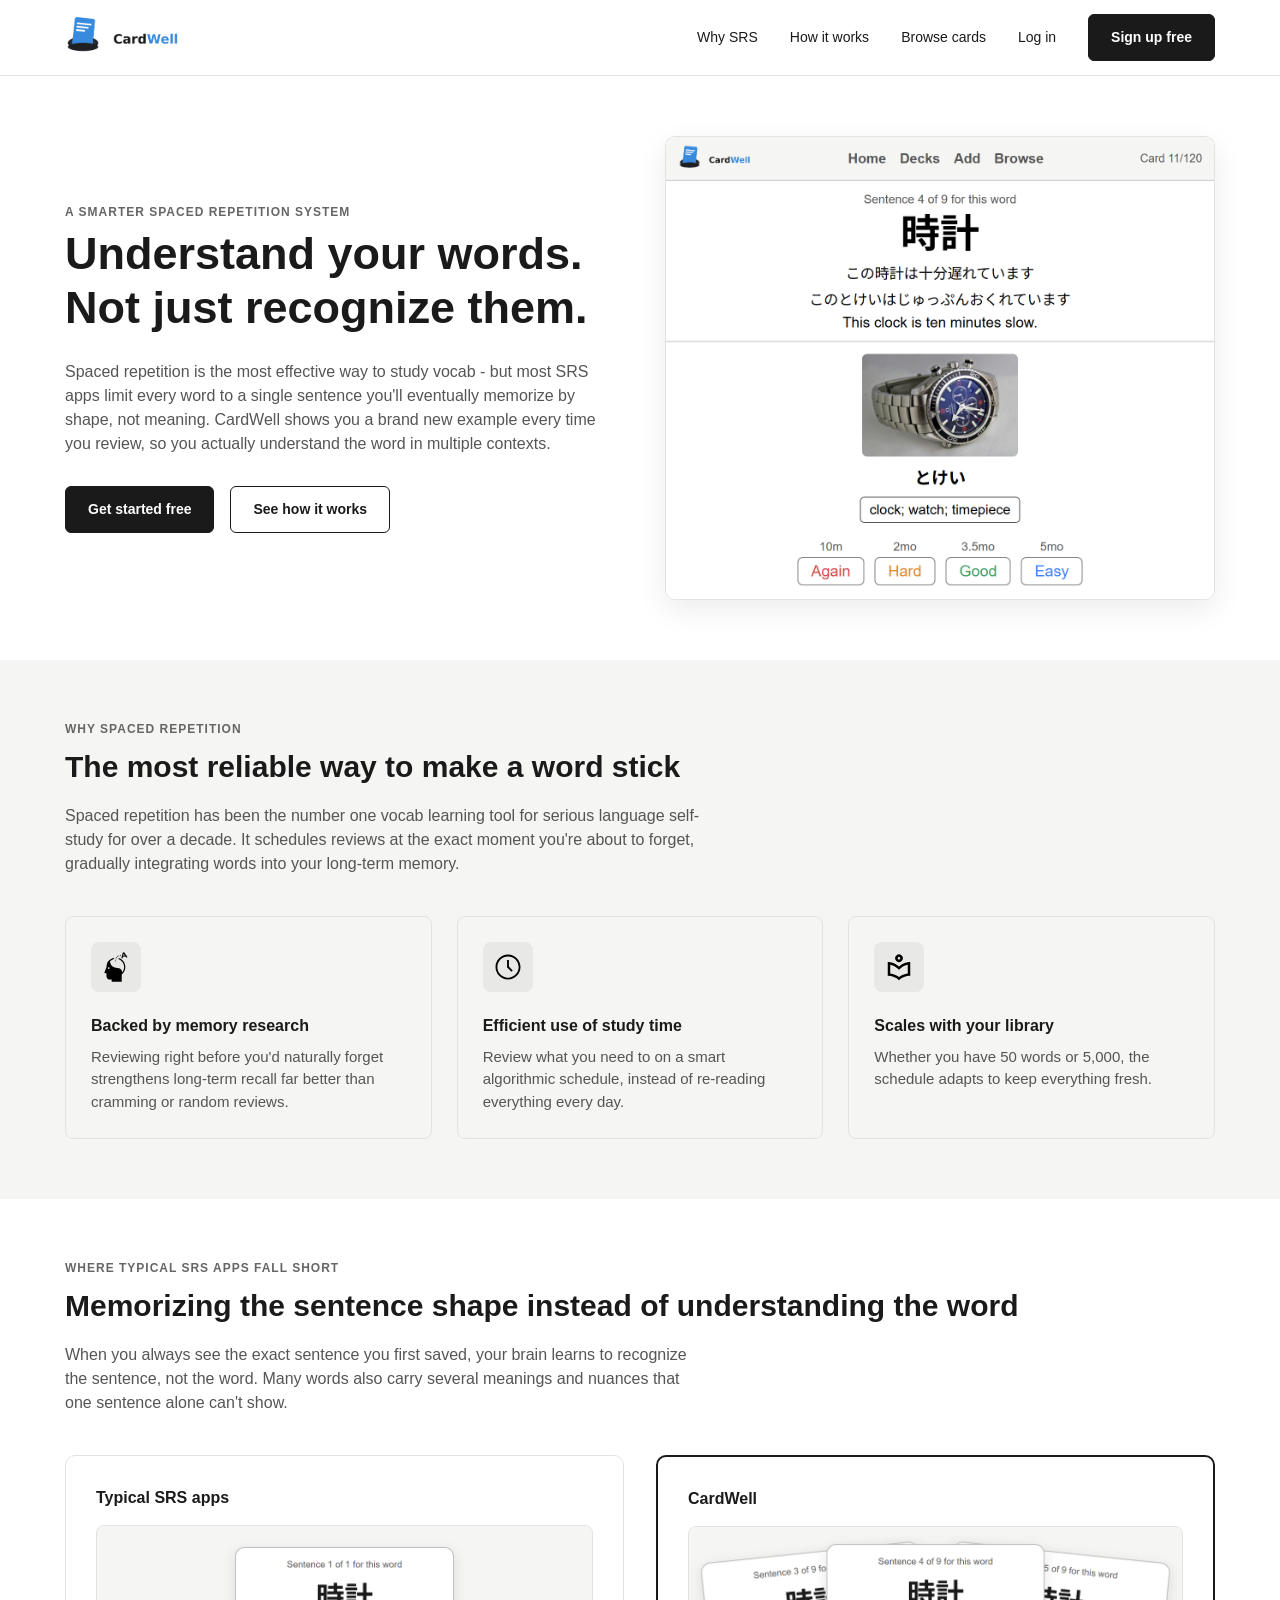
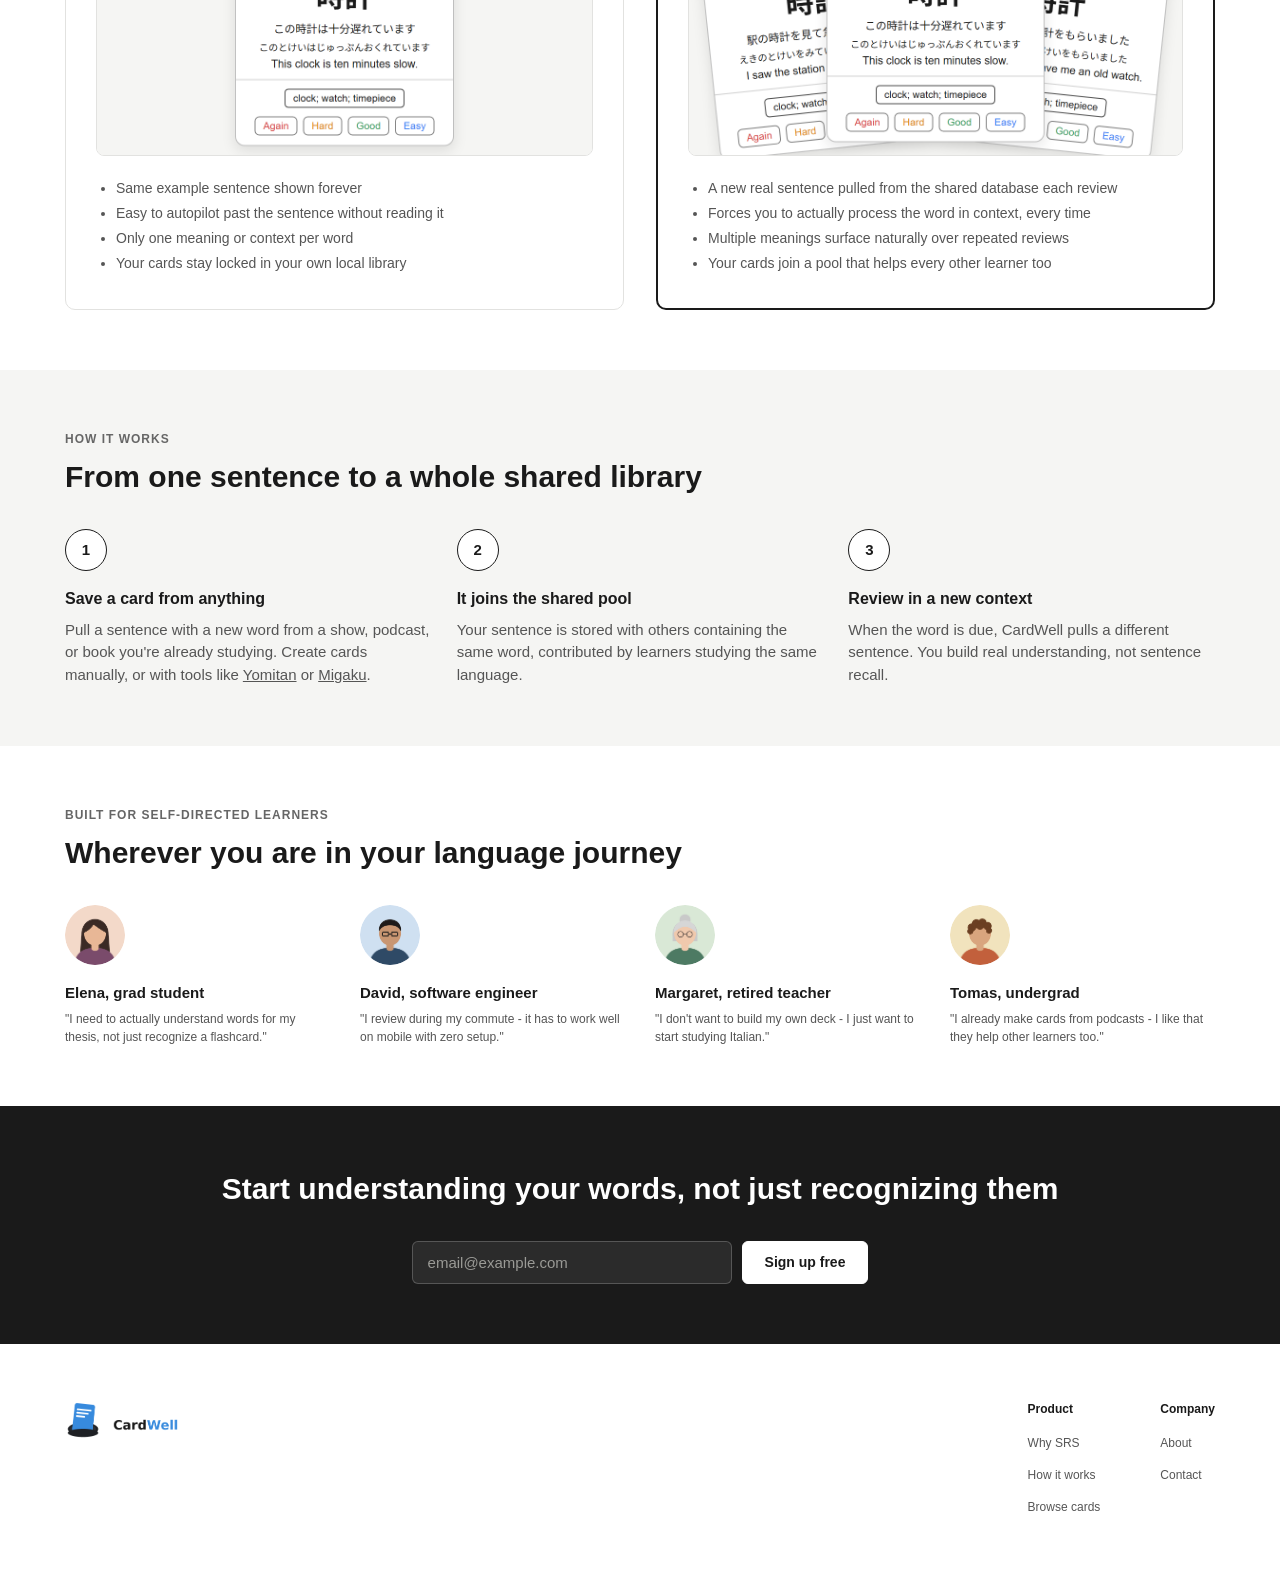
<file: product_site/index.html>
<!-- 
Devin Chapman 
10/10/2026
This is the homepage for my service which explains what spaced repetition is,
how CardWell is different from other SRS apps, and how it works

Text taken from homepage wireframe (generated by Claude), then tweaked by me

Images generated by Claude

AI documentation found in documentation/ai-documentation
-->

<!DOCTYPE html>
<html lang="en">
<head>
    <meta charset="UTF-8">
    <meta name="viewport" content="width=device-width, initial-scale=1.0">
    <title>CardWell | Dynamic Language Flashcards</title>

    <meta name="description" content="CardWell is a spaced repetition flashcard app that shows you a new real example sentence from a shared pool every review, so you understand words in context instead of memorizing one sentence.">

    <meta property="og:type" content="website">
    <meta property="og:site_name" content="CardWell">
    <meta property="og:title" content="CardWell | Dynamic Language Flashcards">
    <meta property="og:description" content="CardWell is a spaced repetition flashcard app that shows you a new real example sentence from a shared pool every review, so you understand words in context instead of memorizing one sentence.">
    <meta property="og:url" content="https://devchap8.rhody.dev/csc271_projects/product_site/index.html">
    <meta property="og:image" content="https://devchap8.rhody.dev/csc271_projects/product_site/images/cardwell_logo.png">
    <meta property="og:image:alt" content="CardWell logo">

    <link rel="stylesheet" href="css/index.css">

    <!-- Google tag (gtag.js) -->
    <script async src="https://www.googletagmanager.com/gtag/js?id=G-3Q2FC805Z7"></script>
    <script>
    window.dataLayer = window.dataLayer || [];
    function gtag(){dataLayer.push(arguments);}
    gtag('js', new Date());

    gtag('config', 'G-3Q2FC805Z7');
    </script>
</head>
<body>
    <header>
        <a href="index.html"><img src="images/cardwell_logo.png" alt="cardwell logo" height="30"></a>
        <nav>
            <a href="#why-srs">Why SRS</a>
            <a href="#how-it-works">How it works</a>
            <a href="browse.html">Browse cards</a>
            <a href="login.html">Log in</a>
            <a class="signup-link" href="signup.html">Sign up free</a>
        </nav>
    </header>


    <main>
    <section class="hero">
        <div class="hero-text">
        <div class="eyebrow"><strong>A SMARTER SPACED REPETITION SYSTEM</strong></div>
        <h1>Understand your words. Not just recognize them.</h1>
        <div class="lead">
            Spaced repetition is the most effective way to study vocab - 
            but most SRS apps limit every word to a single sentence you'll eventually 
            memorize by shape, not meaning. CardWell shows you a brand new example every time 
            you review, so you actually understand the word in multiple contexts.
        </div>

        <div class="hero-buttons">
            <a class="signup-link" href="signup.html">Get started free</a>
            <a id="link-btn" class="btn-secondary" href="#how-it-works">See how it works</a>
        </div>
        </div>

        <img src="images/review_screen.png" alt="flashcard review screen">
    </section>



    <section id="why-srs" class="section-alt">
        <div class="eyebrow"><strong>WHY SPACED REPETITION</strong></div>
        <h2>The most reliable way to make a word stick</h2>
        <div class="lead">
            Spaced repetition has been the number one vocab learning tool
            for serious language self-study for over a decade. 
            It schedules reviews at the exact moment you're about to forget, 
            gradually integrating words into your long-term memory.
        </div>

        <div class="feature-grid">
        <div class="feature-grid-sect">
            <img src="images/icon_memory.svg" alt="memory icon" height="30">
            <div class="feature-grid-text">
                <h3>Backed by memory research</h3>
                <div>Reviewing right before you'd naturally forget strengthens long-term recall far better than cramming or random reviews.</div>
            </div>
        </div>
        <div class="feature-grid-sect">
            <img src="images/icon_time.svg" alt="clock icon" height="30">
            <div class="feature-grid-text">
                            <h3>Efficient use of study time</h3>
            <div>Review what you need to on a smart algorithmic schedule, instead of re-reading everything every day.</div>
            </div>
        </div>
        <div class="feature-grid-sect">
            <img src="images/icon_library.svg" alt="library icon" height="30">
            <div class="feature-grid-text">
                <h3>Scales with your library</h3>
                <div>Whether you have 50 words or 5,000, the schedule adapts to keep everything fresh.</div>
            </div>
        </div>
        </div>
    </section>



    <section>
        <div class="eyebrow"><strong>WHERE TYPICAL SRS APPS FALL SHORT</strong></div>
        <h2>Memorizing the sentence shape instead of understanding the word</h2>
        <div class="lead">
            When you always see the exact sentence you first saved, your brain learns to 
            recognize the sentence, not the word. Many words also carry several meanings 
            and nuances that one sentence alone can't show.
        </div>

        <div class="compare-grid">
        <div>
            <h3>Typical SRS apps</h3>
            <img src="images/static_card.png" alt="one static flashcard with the same sentence every review">
            <ul>
                <li>Same example sentence shown forever</li>
                <li>Easy to autopilot past the sentence without reading it</li>
                <li>Only one meaning or context per word</li>
                <li>Your cards stay locked in your own local library</li>
            </ul>
        </div>
        <div class="compare-cardwell">
            <h3>CardWell</h3>
            <img src="images/cardwell_cards.png" alt="three overlapping flashcards with a new sentence pulled each review">
            <ul>
                <li>A new real sentence pulled from the shared database each review</li>
                <li>Forces you to actually process the word in context, every time</li>
                <li>Multiple meanings surface naturally over repeated reviews</li>
                <li>Your cards join a pool that helps every other learner too</li>
            </ul>
        </div>
        </div>
    </section>



    <section id="how-it-works" class="section-alt">
        <div class="eyebrow"><strong>HOW IT WORKS</strong></div>
        <h2>From one sentence to a whole shared library</h2>

        <ol>
            <li>
                <h3>Save a card from anything</h3>
                <div>Pull a sentence with a new word from a show, podcast, or book you're already studying. Create cards manually, or with tools like <a href="https://yomitan.wiki/">Yomitan</a> or <a href="https://migaku.com/?utm_campaign=google_campaign_1&utm_campaign=22464845953&utm_source=google&utm_medium=cpc&utm_content=183854013528&utm_term=migaku&network=g&gad_source=1&gad_campaignid=22464845953&gbraid=0AAAAA-43sbuQNeYHTvmxjEwk9EAFanTS_&gclid=Cj0KCQjwxKfWBhDkARIsAMKwkNa-OTqd-GWJrQEi6nR4x9pStgt8OclVmK8Ndow5SWteWFniuiM-RF4aAnCOEALw_wcB">Migaku</a>.</div>
            </li>
            <li>
                <h3>It joins the shared pool</h3>
                <div>Your sentence is stored with others containing the same word, contributed by learners studying the same language.</div>
            </li>
            <li>
                <h3>Review in a new context</h3>
                <div>When the word is due, CardWell pulls a different sentence. You build real understanding, not sentence recall.</div>
            </li>
        </ol>
    </section>



    <section>
        <div class="eyebrow"><strong>BUILT FOR SELF-DIRECTED LEARNERS</strong></div>
        <h2>Wherever you are in your language journey</h2>

        <div class="persona-grid">
        <div>
            <img src="images/avatar_elena.png" alt="elena" height="40">
            <h2>Elena, grad student</h2>
            <div>"I need to actually understand words for my thesis, not just recognize a flashcard."</div>
        </div>
        <div>
            <img src="images/avatar_david.png" alt="david" height="40">
            <h2>David, software engineer</h2>
            <div>"I review during my commute - it has to work well on mobile with zero setup."</div>
        </div>
        <div>
            <img src="images/avatar_margaret.png" alt="margaret" height="40">
            <h2>Margaret, retired teacher</h2>
            <div>"I don't want to build my own deck - I just want to start studying Italian."</div>
        </div>
        <div>
            <img src="images/avatar_tomas.png" alt="tomas" height="40">
            <h2>Tomas, undergrad</h2>
            <div>"I already make cards from podcasts - I like that they help other learners too."</div>
        </div>
        </div>
    </section>



    <section class="cta">
        <h2>Start understanding your words, not just recognizing them</h2>
        <form>
            <input type="email" name="email" id="email" placeholder="email@example.com">
            <button>Sign up free</button>
        </form>
    </section>
    </main>


    <footer>
        <a href="index.html"><img src="images/cardwell_logo.png" alt="cardwell logo" height="30"></a>

        <div>
            <h3>Product</h3>
            <ul>
                <li><a href="#why-srs">Why SRS</a></li>
                <li><a href="#how-it-works">How it works</a></li>
                <li><a href="browse.html">Browse cards</a></li>
            </ul>
        </div>
        <div>
            <h3>Company</h3>
            <ul>
                <li><a href="/">About</a></li>
                <li><a href="/">Contact</a></li>
            </ul>
        </div>
        <!-- Import section will be moved to another screen later -->
        <!-- <div>
            <h3>Import</h3>
            <ul>
                <li><a href="/">From Anki</a></li>
                <li><a href="/">From other SRS apps</a></li>
            </ul>
        </div> -->
    </footer>
</body>
</html>
</file>
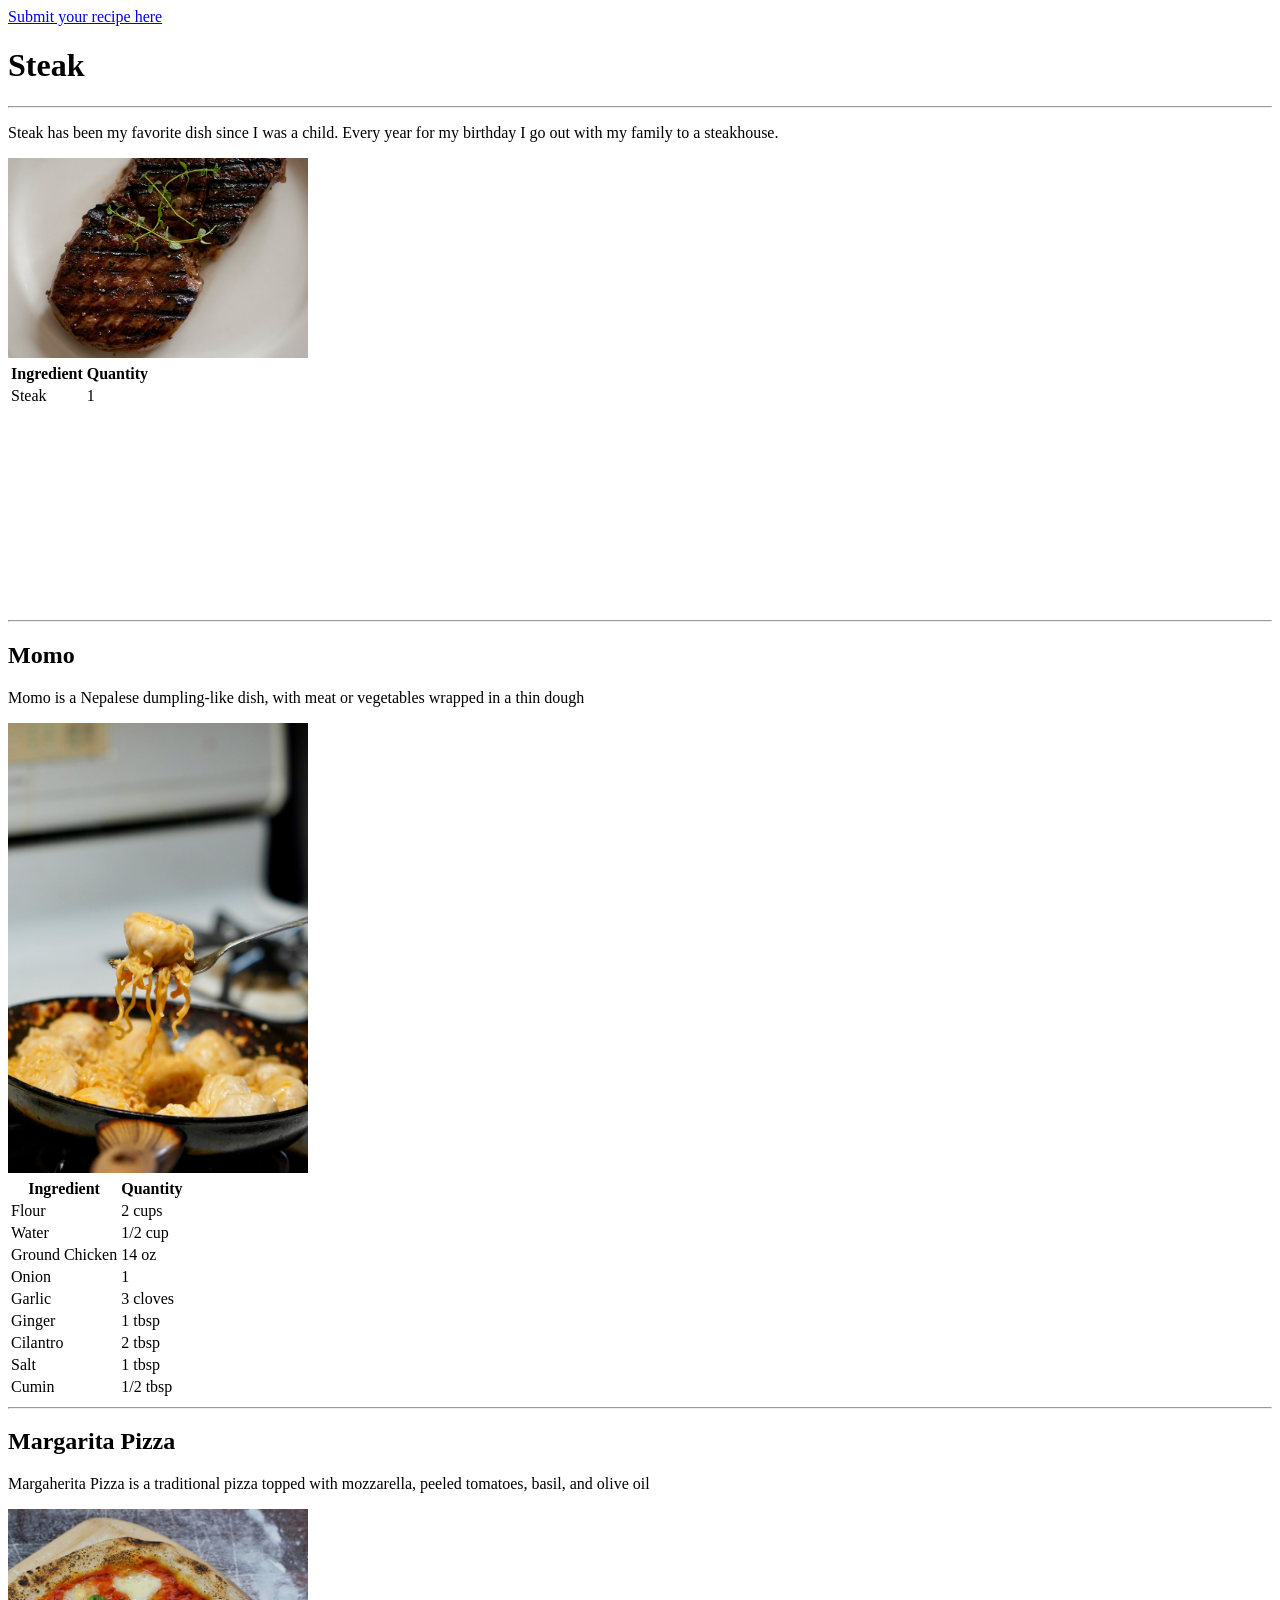
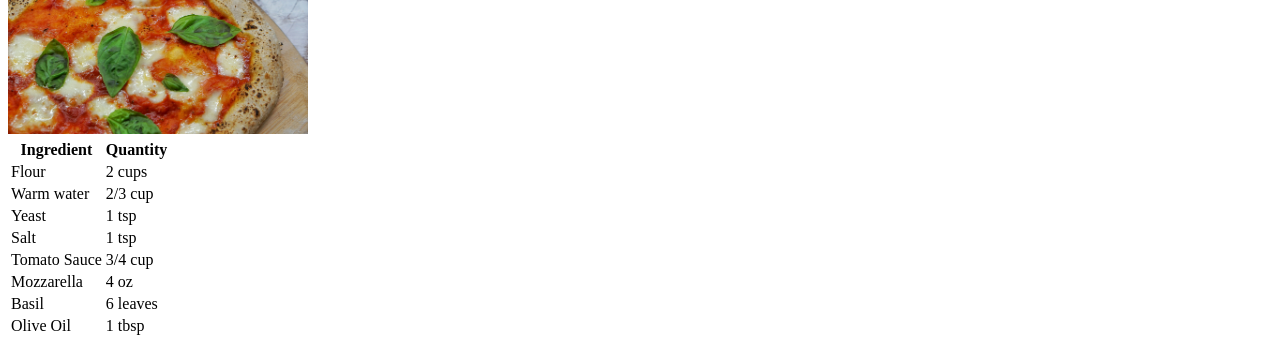
<file: labs/lab3/index.html>
<!DOCTYPE html>
<html lang="en">
<head>
    <meta charset="UTF-8">
    <meta name="viewport" content="width=device-width, initial-scale=1.0">
    <title>Homepage</title>
</head>
<body>
    <a href="./submission.html">Submit your recipe here</a>

    <h1>Steak</h1>
    <hr>

    <p>Steak has been my favorite dish since I was a child. Every year for my birthday I go out with my family to a steakhouse.</p>

    <img src="./images/steak.jpg" alt="steak" width="300">

    <table>
        <tr>
            <th>Ingredient</th>
            <th>Quantity</th>
        </tr>
        <tr>
            <td>Steak</td>
            <td>1</td>
        </tr>
    </table>

    <iframe width="300" height="200" src="https://www.youtube.com/embed/SdHE2zgSaxU?si=6E1Op2WuiQ0lyaSw" title="YouTube video player" frameborder="0" allow="accelerometer; autoplay; clipboard-write; encrypted-media; gyroscope; picture-in-picture; web-share" referrerpolicy="strict-origin-when-cross-origin" allowfullscreen></iframe>

    <hr>


    <h2>Momo</h2>
    <p>Momo is a Nepalese dumpling-like dish, with meat or vegetables wrapped in a thin dough</p>
    <img src="./images/momo.jpg" alt="Momo dish" width="300">

    <table>
        <tr>
        <th>Ingredient</th>
        <th>Quantity</th>
        </tr>
        <tr>
            <td>Flour</td>
            <td>2 cups</td>
        </tr>
        <tr>
            <td>Water</td>
            <td>1/2 cup</td>
        </tr>
        <tr>
            <td>Ground Chicken</td>
            <td>14 oz</td>
        </tr>
        <tr>
            <td>Onion</td>
            <td>1</td>
        </tr>
        <tr>
            <td>Garlic</td>
            <td>3 cloves</td>
        </tr>
        <tr>
            <td>Ginger</td>
            <td>1 tbsp</td>
        </tr>
        <tr>
            <td>Cilantro</td>
            <td>2 tbsp</td>
        </tr>
        <tr>
            <td>Salt</td>
            <td>1 tbsp</td>
        </tr>
        <tr>
            <td>Cumin</td>
            <td>1/2 tbsp</td>
        </tr>
    </table>

    <hr>

    <h2>Margarita Pizza</h2>
    <p>Margaherita Pizza is a traditional pizza topped with mozzarella, peeled tomatoes, basil, and olive oil</p>
    <img src="./images/pizza.jpg" alt="Margaherita Pizza" width="300">
    
    <table>
        <tr>
            <th>Ingredient</th>
            <th>Quantity</th>
        </tr>
        <tr>
            <td>Flour</td>
            <td>2 cups</td>
        </tr>
        <tr>
            <td>Warm water</td>
            <td>2/3 cup</td>
        </tr>
        <tr>
            <td>Yeast</td>
            <td>1 tsp</td>
        </tr>
        <tr>
            <td>Salt</td>
            <td>1 tsp</td>
        </tr>
        <tr>
            <td>Tomato Sauce</td>
            <td>3/4 cup</td>
        </tr>
        <tr>
            <td>Mozzarella</td>
            <td>4 oz</td>
        </tr>
        <tr>
            <td>Basil</td>
            <td>6 leaves</td>
        </tr>
        <tr>
            <td>Olive Oil</td>
            <td>1 tbsp</td>
        </tr>
    </table>




</body>
</html>
</file>
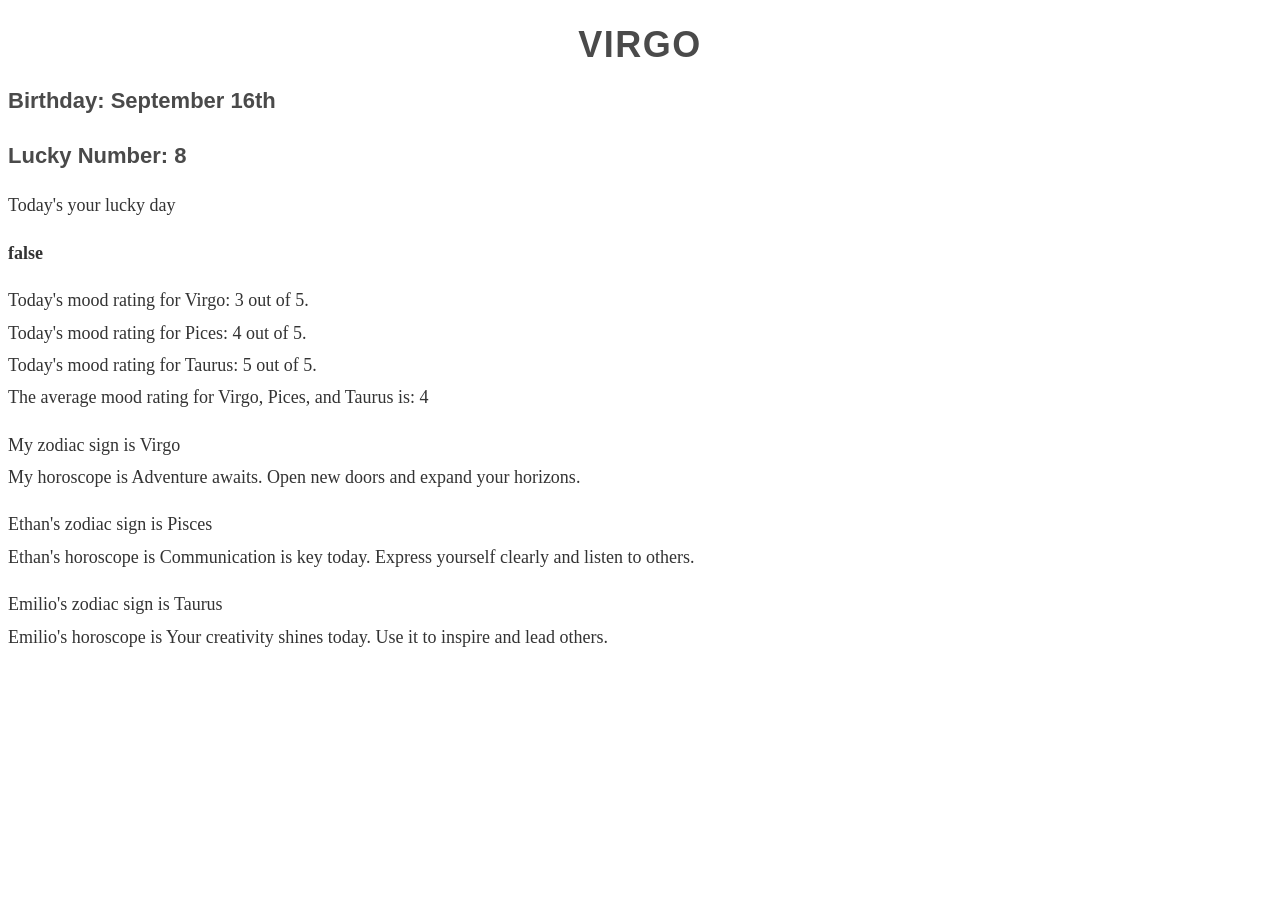
<file: labs/lab7/index.html>
<!DOCTYPE html>
<html>
  <head>
    <link href="css/style.css" type="text/css" rel="stylesheet">
  </head>
  
  <body>
    <h1 id="sign">My Sign</h1>
    <h3 class="birthday">Birthday: </h3>
    <h4 class="luckyNum">Lucky Number: </h4>
    <p>My horoscope...</p>
    <p>Do I believe in astrology? </p>

    <p></p>

    <p></p>
    <p></p>
    <p></p>
    
  <script src="js/horoscope-data.js"></script>
  </body>
</html>
</file>
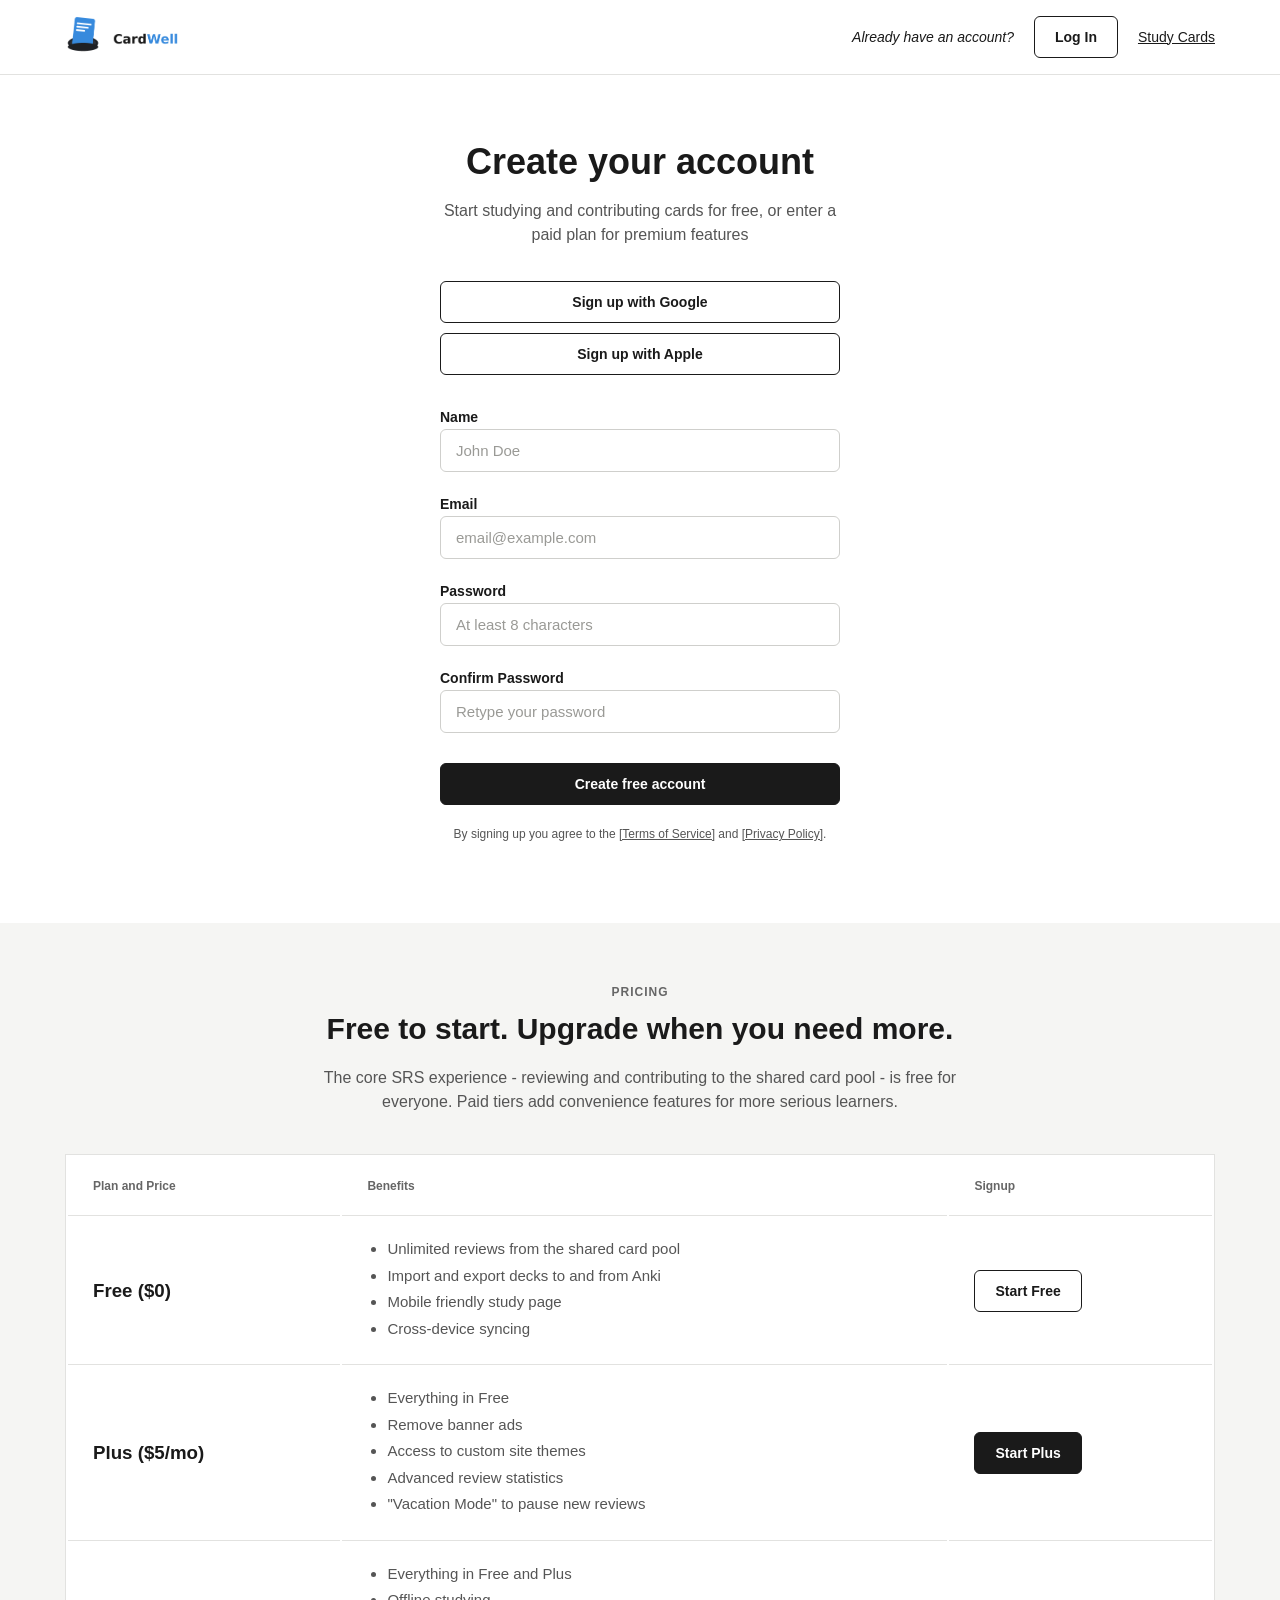
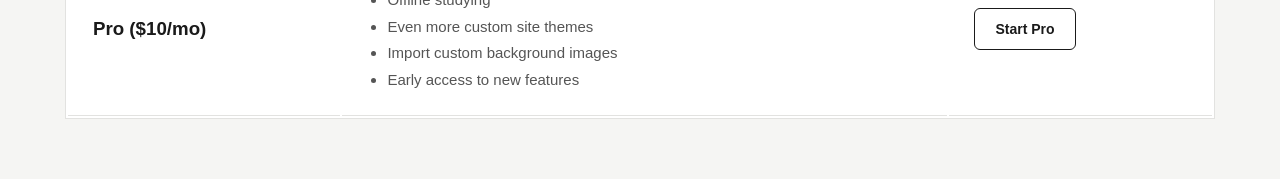
<file: product_site/signup.html>
<!-- 
Devin Chapman 
9/25/2026
This is a signup page for my service which offers a free tier and 
2 paid tiers with various features
-->

<!DOCTYPE html>
<html lang="en">
<head>
    <meta charset="UTF-8">
    <meta name="viewport" content="width=device-width, initial-scale=1.0">
    <title>Sign Up | CardWell</title>

    <meta name="description" content="Create a free CardWell account to start reviewing and contributing flashcards to the SRS pool for each language.">

    <meta property="og:type" content="website">
    <meta property="og:site_name" content="CardWell">
    <meta property="og:title" content="Sign Up | CardWell">
    <meta property="og:description" content="Create a free CardWell account to start reviewing and contributing flashcards to the SRS pool for each language.">
    <meta property="og:url" content="https://devchap8.rhody.dev/csc271_projects/product_site/signup.html">
    <meta property="og:image" content="https://devchap8.rhody.dev/csc271_projects/product_site/images/cardwell_logo.png">
    <meta property="og:image:alt" content="CardWell logo">

    <link rel="stylesheet" href="css/signup.css">
    <script src="./js/signup.js" type="module" defer></script>

    <!-- Google tag (gtag.js) -->
    <script async src="https://www.googletagmanager.com/gtag/js?id=G-3Q2FC805Z7"></script>
    <script>
    window.dataLayer = window.dataLayer || [];
    function gtag(){dataLayer.push(arguments);}
    gtag('js', new Date());

    gtag('config', 'G-3Q2FC805Z7');
    </script>
</head>
<body>
    <header>
        <a class="logo" href="index.html"><img src="images/cardwell_logo.png" alt="cardwell logo" height="30"></a>
        <p><em>Already have an account?</em></p>
        <button class="btn-secondary">Log In</button>
        <!-- link to study page, delete later (can only go there after signing up) -->
         <a href="studyScreen.html">Study Cards</a>
    </header>

    <main>
    <section class="signup">
        <h1>Create your account</h1>
        <div class="lead">Start studying and contributing cards for free, or enter a paid plan for premium features</div>

        <br>
        <button class="btn-secondary">Sign up with Google</button>
        <button class="btn-secondary">Sign up with Apple</button>

        <form>
            <div>
                <label for="name">Name</label>
                <input type="text" name="name" id="name" placeholder="John Doe" data-input-num="0">
                <div class="hidden hint">Name must not be empty</div>
            </div>
            <div>
                <label for="email">Email</label>
                <input type="email" name="email" id="email" placeholder="email@example.com" data-input-num="1">
                <div class="hidden hint">Must be valid email address</div>
            </div>
            <div>
                <label for="password">Password</label>
                <input type="password" name="password" id="password" placeholder="At least 8 characters" data-input-num="2">
                <div class="hidden hint">Password must be 8 or more characters</div>
            </div>
            <div>
                <label for="confirm-password">Confirm Password</label>
                <input type="password" name="confirm-password" id="confirm-password" placeholder="Retype your password" data-input-num="3">
                <div class="hidden hint">Must match password</div>
            </div>

            <button>Create free account</button>
            <div class="terms">By signing up you agree to the <a href="/">[Terms of Service]</a> and <a href="/">[Privacy Policy]</a>.</div>
        </form>
    </section>


    <section class="pricing">
        <h2 class="eyebrow">Pricing</h2>
        <h2>Free to start. Upgrade when you need more.</h2>
        <div class="lead">
            The core SRS experience - reviewing and contributing to the shared card pool - 
            is free for everyone. Paid tiers add convenience features for more serious learners.
        </div>

        <table>
            <tr>
                <th>Plan and Price</th>
                <th>Benefits</th>
                <th>Signup</th>
            </tr>
            <tr>
                <td><h3>Free ($0)</h3></td>
                <td>
                    <ul>
                        <li>Unlimited reviews from the shared card pool</li>
                        <li>Import and export decks to and from Anki</li>
                        <li>Mobile friendly study page</li>
                        <li>Cross-device syncing</li>
                    </ul>
                </td>
                <td><button class="btn-secondary">Start Free</button></td>
            </tr>
            <tr>
                <td><h3>Plus ($5/mo)</h3></td>
                <td>
                <ul>
                    <li>Everything in Free</li>
                    <li>Remove banner ads</li>
                    <li>Access to custom site themes</li>
                    <li>Advanced review statistics</li>
                    <li>"Vacation Mode" to pause new reviews</li>
                </ul>
                </td>
                <td><button>Start Plus</button></td>
            </tr>
            <tr>
                <td><h3>Pro ($10/mo)</h3></td>
                <td>
                <ul>
                    <li>Everything in Free and Plus</li>
                    <li>Offline studying</li>
                    <li>Even more custom site themes</li>
                    <li>Import custom background images</li>
                    <li>Early access to new features</li>
                </ul>                    
                </td>
                <td><button class="btn-secondary">Start Pro</button></td>
            </tr>
        </table>

    </section>
    </main>
</body>
</html>
</file>
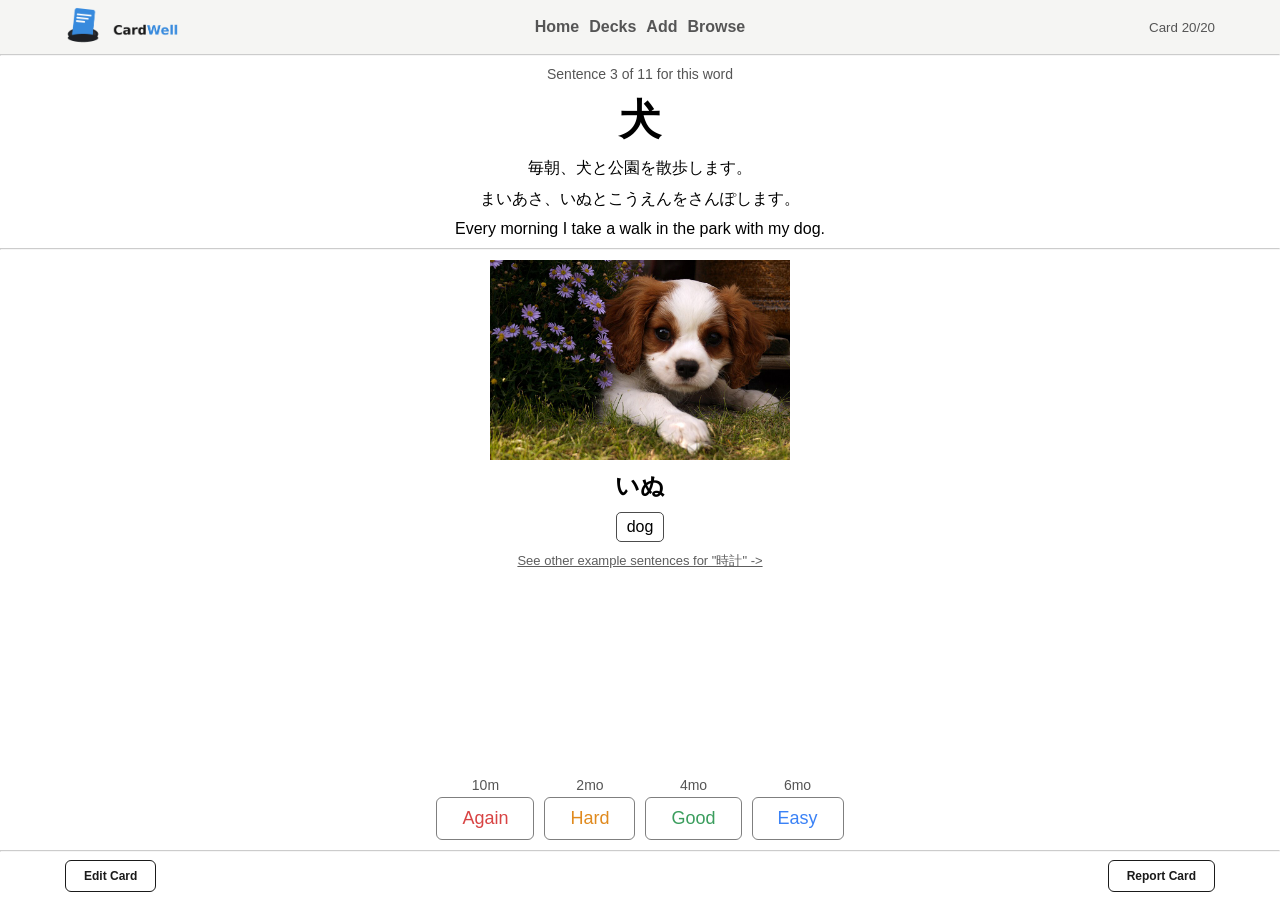
<file: product_site/studyScreen.html>
<!--
Devin Chapman
This page is the card study screen, where people will open a deck of flashcards
that they imported and study them. The user will click one of the 4 buttons at
the bottom based on how comfortable they feel with the word, and the card will
appear again after the designated amount of time. When fully implemented, when
first opening the page only the top half of the page will be shown. When the
user thinks they know the definition, they press a button to show the back side,
with the reading of the word, the definition, the reading of the sentence, and
the sentence translated. The reading of the sentence and sentence translation
appears in the top half on this screen, but will not be shown before the 
definition is shown. 
 -->

<!DOCTYPE html>
<html lang="en">
<head>
    <meta charset="UTF-8">
    <meta name="viewport" content="width=device-width, initial-scale=1.0">
    <title>Study Cards | Cardwell</title>

    <meta name="description" content="Review your CardWell flashcards with a new example sentence for each word, then rate how well you knew it to schedule the next review.">
    <meta name="robots" content="noindex">
    <!-- noindex because this page is only reachable after logging in -->

    <meta property="og:type" content="website">
    <meta property="og:site_name" content="CardWell">
    <meta property="og:title" content="Study Cards | CardWell">
    <meta property="og:description" content="Review your CardWell flashcards with a new example sentence for each word, then rate how well you knew it to schedule the next review.">
    <meta property="og:url" content="https://devchap8.rhody.dev/csc271_projects/product_site/studyScreen.html">
    <meta property="og:image" content="https://devchap8.rhody.dev/csc271_projects/product_site/images/cardwell_logo.png">
    <meta property="og:image:alt" content="CardWell logo">

    <link rel="stylesheet" href="css/studyScreen.css">
    <script src="./js/studyScreen.js" type="module" defer></script>

    <!-- Google tag (gtag.js) -->
    <script async src="https://www.googletagmanager.com/gtag/js?id=G-3Q2FC805Z7"></script>
    <script>
    window.dataLayer = window.dataLayer || [];
    function gtag(){dataLayer.push(arguments);}
    gtag('js', new Date());

    gtag('config', 'G-3Q2FC805Z7');
    </script>
</head>
<body>
    <header>
        <a href="./index.html"><img src="images/cardwell_logo.png" alt="CardWell logo" height="40"></a>
        <div class="nav-links">
            <!-- Change these links later when pages are made -->
            <a class="nav-link" href="./signup.html">Home</a>
            <a class="nav-link" href="./signup.html">Decks</a>
            <a class="nav-link" href="./signup.html">Add</a>
            <a class="nav-link" href="./signup.html">Browse</a>
        </div>
        <span class="card-count">Card <span class="numCards">1</span>/<span class="totalCards">100</span></span>
    </header>

    <hr>

    <main>
        <div class="main-top">
            <div class="sentence-count">Sentence <span class="sentence-number">4</span> of <span class="sentence-total">10</span> for this word</div>
            <h1 class="word">時計</h1>
            <p class="sentence">この時計は十分遅れています</p>
            <p class="sentence-reading">このとけいはじゅっぷんおくれています</p>
            <p class="sentence-translation">This clock is ten minutes slow.</p>
        </div>

        <hr>

        <div class="main-bottom">
            <img class="card-image" src="images/watch.jpg" alt="wristwatch">
            <h2 class="word-reading">とけい</h2>
            <div class="definition">clock; watch; timepiece</div>
            <a class="more-sentences" href="./signup.html">See other example sentences for "時計" -></a>
        </div>

        <div class="answer-button-container">
            <div class="answer">
                <div class="answer-interval">10m</div>
                <button class="answer-button" id="again">Again</button>
            </div>
            <div class="answer">
                <div class="answer-interval">2mo</div>
                <button class="answer-button" id="hard">Hard</button>
            </div>
            <div class="answer">
                <div class="answer-interval">3.5mo</div>
                <button class="answer-button" id="good">Good</button>
            </div>
            <div class="answer">
                <div class="answer-interval">5mo</div>
                <button class="answer-button" id="easy">Easy</button>
            </div>
        </div>

    </main>

    <div class="done-message-container hidden">
        <div class="done-top">Congratulations!</div>
        <div class="done-mid">You have studied all cards in this deck today.</div>
        <div class="done-links-container">
            <a href="/">Return Home</a>
            <!-- <a href="/studyScreen.html">Study Again</a> -->
            <button class="study-again-button">Study Again</button>
        </div>
    </div>

    <hr>

    <footer>
        <button class="footer-button">Edit Card</button>
        <button class="footer-button">Report Card</button>
    </footer>
</body>
</html>
</file>
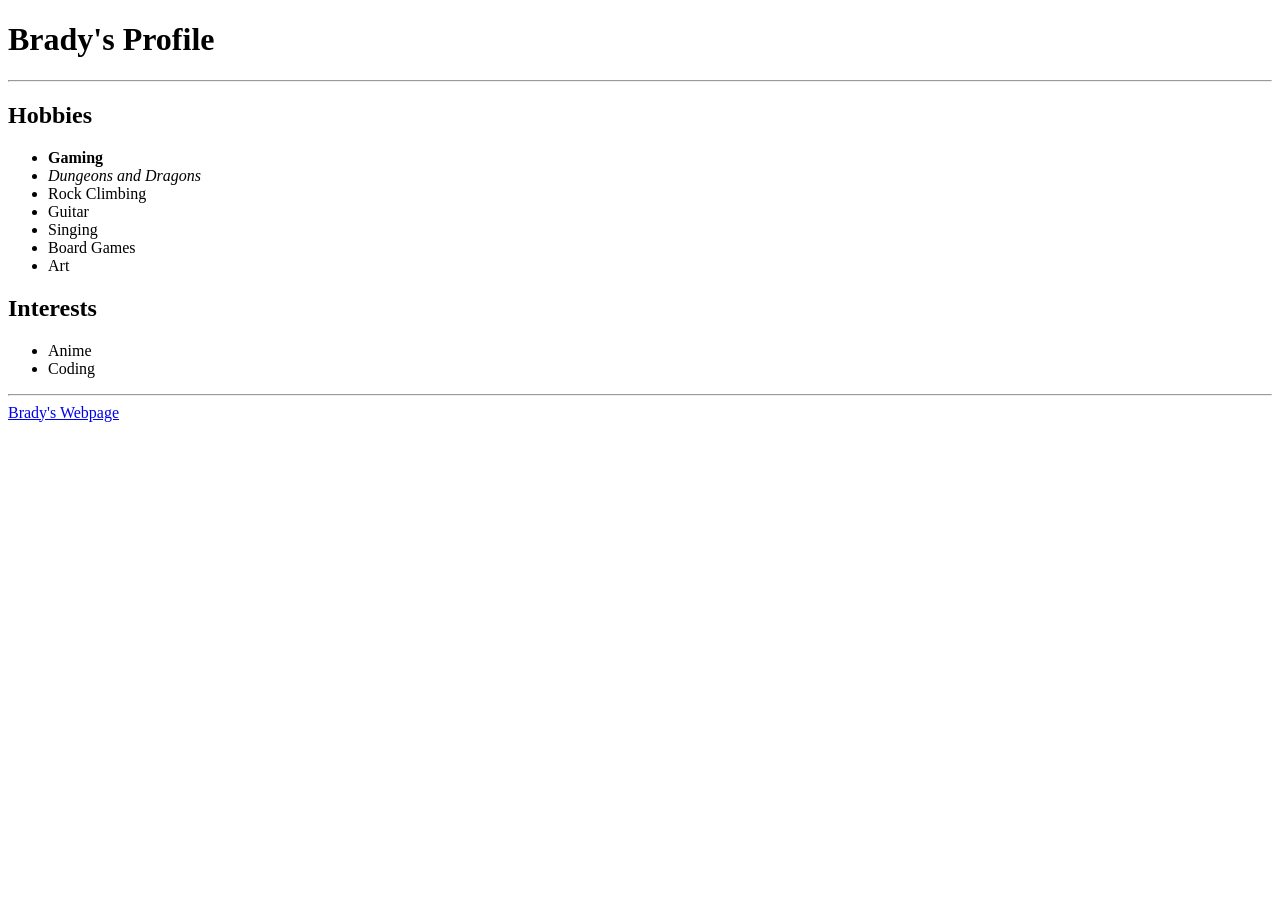
<file: labs/lab2/profile.html>
<!DOCTYPE html>
<html lang="en">
<head>
    <meta charset="UTF-8">
    <meta name="viewport" content="width=device-width, initial-scale=1.0">
    <title>Brady's Profile</title>
</head>
<body>
    <h1>Brady's Profile</h1>
    <hr>
    <h2>Hobbies</h2>
    <ul>
        <li><strong>Gaming</strong></li>
        <li><em>Dungeons and Dragons</em></li>
        <li>Rock Climbing</li>
        <li>Guitar</li>
        <li>Singing</li>
        <li>Board Games</li>
        <li>Art</li>
    </ul>
    <h2>Interests</h2>
    <ul>
        <li>Anime</li>
        <li>Coding</li>
    </ul>
    <hr>
    <a href="https://bradyjarvie.rhody.dev/csc271_projects/labs/labs2/profile.html">Brady's Webpage</a>
</body>
</html>
</file>
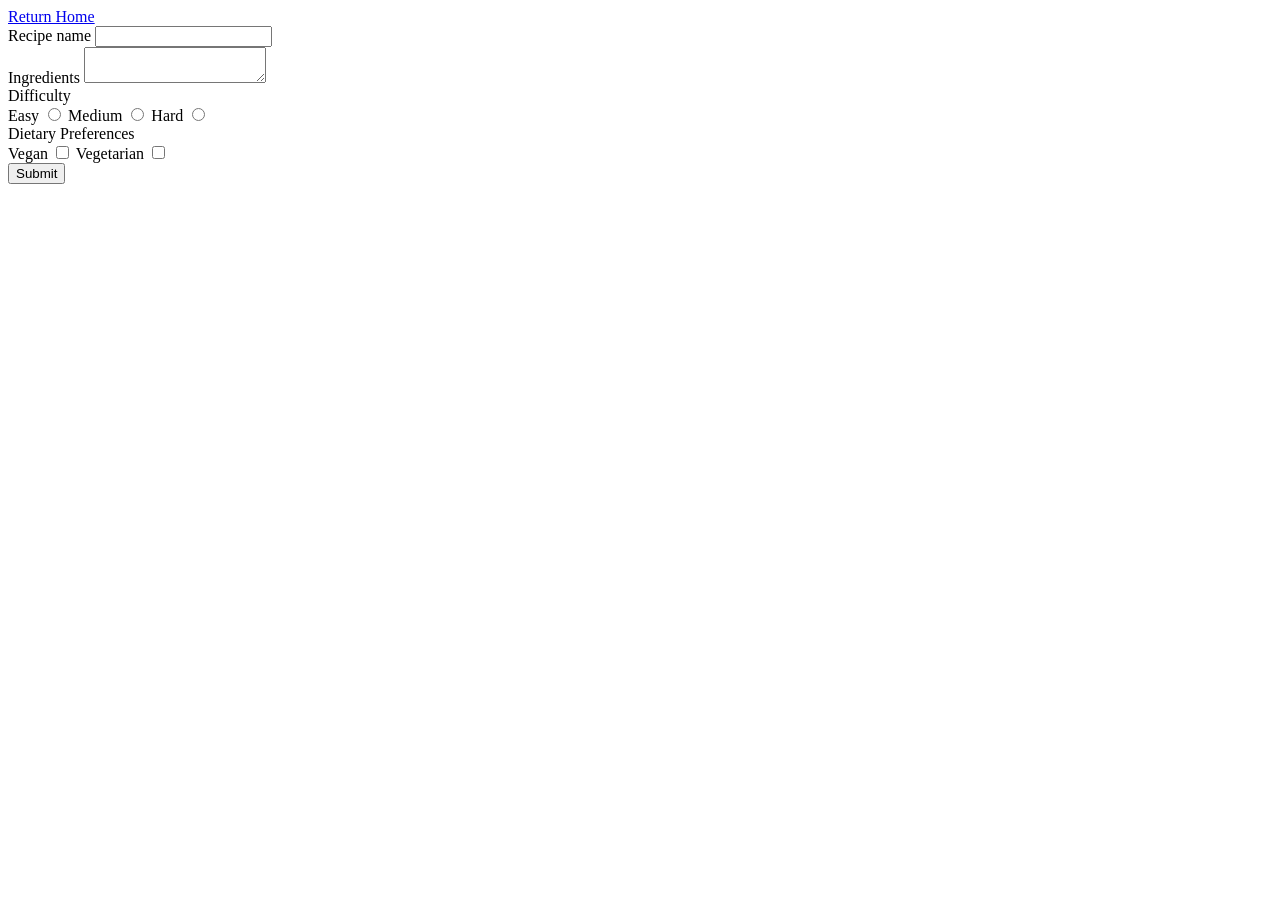
<file: labs/lab3/submission.html>
<!DOCTYPE html>
<html lang="en">
<head>
    <meta charset="UTF-8">
    <meta name="viewport" content="width=device-width, initial-scale=1.0">
    <title>Submit Recipe</title>
</head>
<body>
    <a href="./index.html">Return Home</a>

    <form action="./index.html" method="POST">
        <label for="name">Recipe name</label>
        <input type="text" name="name" id="name">
        <br>
        <label for="ingredients">Ingredients</label>
        <textarea for="ingredients" id="ingredients"></textarea>
        <br>
        <div>Difficulty</div>
        <div>
            <label for="easy">Easy</label>
            <input type="radio" name="easy" id="easy">
            <label for="medium">Medium</label>
            <input type="radio" name="medium" id="medium">
            <label for="hard">Hard</label>
            <input type="radio" name="hard" id="hard">
        </div>
        <div>Dietary Preferences</div>
        <div>
            <label for="vegan">Vegan</label>
            <input type="checkbox" name="vegan" id="vegan">
            <label for="vegetarian">Vegetarian</label>
            <input type="checkbox" name="vegetarian" id="vegetarian">
        </div>
        <button type="submit">Submit</button>
    </form>

<!-- Text input fields for the user’s recipe name.
A text area for ingredients and instructions.
Radio buttons for difficulty level (Easy, Medium, Hard).
Checkboxes for dietary preferences (Vegetarian, Vegan, etc.).
A submit button. When the form is submitted, it redirects back to index.html. -->

</body>
</html>
</file>
<file: product_site/css/index.css>
/* 
The padding lines using max() to keep content centered at large screen sizes
were generated by Claude and tweaked a bit each time I used them
*/

@import url("variables.css");

html {
    scroll-behavior: smooth;
}

body {
    background: var(--color-bg);
    color: var(--color-text);
    line-height: 1.5;
}

/* ---- Buttons ---- */

button, .signup-link, #link-btn {
    font-size: 14px;
    font-weight: 600;
    padding: 12px 22px;
    border-radius: 6px;
    border: 1px solid var(--color-btn-primary-bg);
    background: var(--color-btn-primary-bg);
    color: var(--color-btn-primary-text);
    cursor: pointer;
}

button:hover, .signup-link:hover {
    background: var(--color-btn-primary-hover);
    color: var(--color-btn-primary-text);
}

.btn-secondary, #link-btn {
    background: var(--color-btn-secondary-bg);
    color: var(--color-btn-secondary-text);
}

.btn-secondary:hover, #link-btn:hover {
    background: var(--color-btn-secondary-hover);
}

/* ---- Header ---- */

header {
    display: flex;
    align-items: center;
    justify-content: space-between;
    padding: 14px max(18px, calc((100% - 1150px) / 2));
    border-bottom: 1px solid var(--color-border);
}

header img, footer img {
    height: 40px;
    width: auto;
}

nav {
    display: flex;
    align-items: center;
    gap: 32px;
}

nav a {
    text-decoration: none;
    color: var(--color-link);
    font-size: 14px;
    font-weight: 500;
}

nav > a:hover {
    color: var(--color-link-hover);
}

nav button {
    padding: 10px 20px;
}

header button a {
    color: var(--color-text-inverse);
}

/* ---- Sections ---- */

section {
    padding: 60px max(24px, calc((100% - 1150px) / 2));
}

.section-alt {
    background: var(--color-bg-alt);
}

.eyebrow {
    font-size: 12px;
    letter-spacing: 1px;
    color: var(--color-text-eyebrow);
    margin-bottom: 6px;
}

h1 {
    font-size: 45px;
    line-height: 1.2;
    margin-bottom: 25px;
}

h2 {
    font-size: 30px;
    margin-bottom: 15px;
}

h3 {
    font-size: 16px;
    margin-bottom: 8px;
}

.lead {
    color: var(--color-text-muted);
    max-width: 640px;
}

/* ---- Hero ---- */

.hero {
    display: grid;
    grid-template-columns: 1fr 1fr;
    align-items: center;
    gap: 50px;
}

.hero-buttons {
    display: flex;
    gap: 16px;
    margin-top: 30px;
}

.hero-buttons a {
    text-decoration: none;
    color: var(--color-text-inverse);
}

.hero-buttons .btn-secondary a {
    color: var(--color-text);
}

.hero img {
    width: 100%;
    height: auto;
    border: 1px solid var(--color-border);
    border-radius: 10px;
    box-shadow: 0 10px 30px var(--color-shadow);
}

/* ---- Why SRS ---- */

.feature-grid {
    display: grid;
    grid-template-columns: 1fr 1fr 1fr;
    gap: 25px;
    margin-top: 40px;
}

.feature-grid-sect {
    border: 1px solid var(--color-border);
    border-radius: 8px;
    padding: 25px;
    font-size: 15px;
    color: var(--color-text-muted);
}

.feature-grid img {
    width: 50px;
    height: 50px;
    padding: 10px;
    background: var(--color-placeholder);
    border-radius: 8px;
    margin-bottom: 15px;
}

.feature-grid h3 {
    color: var(--color-text);
}

/* ---- Typical SRS vs CardWell ---- */

.compare-grid {
    display: grid;
    grid-template-columns: 1fr 1fr;
    gap: 32px;
    margin-top: 40px;
}

.compare-grid > div {
    border: 1px solid var(--color-border);
    border-radius: 10px;
    padding: 30px;
}

.compare-grid > .compare-cardwell {
    border: 2px solid var(--color-border-strong);
}

.compare-grid h3 {
    margin-bottom: 15px;
}

.compare-grid img {
    width: 100%;
    height: auto;
    border: 1px solid var(--color-border);
    border-radius: 8px;
    margin-bottom: 15px;
}

.compare-grid ul {
    padding-left: 20px;
    font-size: 14px;
    color: var(--color-text-muted);
}

.compare-grid li {
    margin-bottom: 4px;
}

/* ---- How it works ---- */

ol {
    list-style: none;
    display: grid;
    grid-template-columns: 1fr 1fr 1fr;
    gap: 25px;
    margin-top: 30px;
    counter-reset: step;
}

ol li {
    counter-increment: step;
    font-size: 15px;
    color: var(--color-text-muted);
}

/* Numbered circle above each step - generated by Claude */
ol li::before {
    content: counter(step);
    display: flex;
    align-items: center;
    justify-content: center;
    width: 40px;
    height: 40px;
    border: 1.5px solid var(--color-border-strong);
    border-radius: 50%;
    background: var(--color-bg);
    color: var(--color-text);
    font-weight: 700;
    margin-bottom: 16px;
}

ol h3 {
    color: var(--color-text);
}

ol a {
    color: var(--color-text-muted);
}

/* ---- Personas ---- */

.persona-grid {
    display: grid;
    grid-template-columns: repeat(4, 1fr);
    gap: 30px;
    margin-top: 30px;
}

.persona-grid > div {
    font-size: 12px;
    color: var(--color-text-muted);
}

.persona-grid img {
    width: 60px;
    height: 60px;
    border-radius: 50%;
    margin-bottom: 12px;
}

.persona-grid h2 {
    font-size: 15px;
    color: var(--color-text);
    margin-bottom: 5px;
}

/* ---- Signup banner ---- */

.cta {
    background: var(--color-bg-dark);
    color: var(--color-text-inverse);
    text-align: center;
}

.cta h2 {
    max-width: none;
    margin-bottom: 30px;
}

.cta form {
    display: flex;
    justify-content: center;
    gap: 10px;
}

.cta input {
    width: 320px;
    max-width: 100%;
    padding: 12px 15px;
    font-size: 15px;
    color: var(--color-text-inverse);
    background: rgba(255, 255, 255, .08);
    border: 1px solid rgba(255, 255, 255, .2);
    border-radius: 6px;
}

.cta input::placeholder {
    color: var(--color-input-placeholder);
}

.cta input:focus {
    outline: 2px solid var(--color-focus);
}

.cta button {
    background: var(--color-btn-secondary-bg);
    color: var(--color-btn-secondary-text);
    border-color: var(--color-btn-secondary-bg);
}

.cta button:hover {
    background: var(--color-btn-secondary-hover);
}

/* ---- Footer ---- */

footer {
    display: flex;
    align-items: flex-start;
    gap: 60px;
    padding: 56px max(24px, calc((100% - 1150px) / 2));
}

footer > a {
    margin-right: auto;
}

footer h3 {
    font-size: 12px;
    margin-bottom: 12px;
}

footer ul {
    list-style: none;
}

footer li {
    margin-bottom: 8px;
}

footer li a {
    text-decoration: none;

    font-size: 12px;
    color: var(--color-text-muted);
}

footer li a:hover {
    color: var(--color-text);
    text-decoration: underline;
}

/* ---- Responsive Design ---- */

/* Tablet */
@media (width <= 768px) {

    /* Buttons */
    button, .signup-link, #link-btn {
        font-size: 12px;
    }

    /* Header */
    nav {
        gap: 15px;
    }

    nav a {
        font-size: 12px;
        text-align: center;
    }

    /* Sections */
    section {
        padding: 40px max(18px, calc((100% - 1150px) / 2));
    }

    /* Hero */
    .hero {
        grid-template-columns: 1fr;
    }

    /* Why SRS */
    .feature-grid {
        grid-template-columns: 1fr;
    }

    .feature-grid-sect {
        display: grid;
        grid-template-columns: 1fr 3.5fr;
        padding: 15px;
    }

    .feature-grid img {
        width: 80px;
        height: 80px;
        padding: 15px;
    }

    /* Typical SRS vs CardWell */
    .compare-grid {
        grid-template-columns: 1fr;
    }

}

/* Phone */
@media (width <= 600px) {

    /* Buttons */
    button, .signup-link, #link-btn {
        padding: 8px 16px;
    }

    /* Header */
    nav {
        gap: 8px;
    }

    /* Sections */
    h1 {
        font-size: 35px;
    }

    /* Why STS */
    .feature-grid-sect {
        gap: 4px;
    }

    .feature-grid img {
        width: 65px;
        height: 65px;
    }

    /* Typical SRS vs CardWell */
    .compare-grid > div {
        padding: 15px;
    }
}
</file>
<file: labs/lab7/css/style.css>
#sign {
    font-size: 36px;
    color: #4A4A4A;
    text-align: center;
    text-transform: uppercase;
    letter-spacing: 1.5px;
    font-family: 'Helvetica Neue', sans-serif; 
    margin-bottom: 20px;
}


.birthday {
    font-size: 22px;
    color: #4A4A4A; 
    margin-bottom: 10px;
    font-family: 'Helvetica Neue', sans-serif; 
}


.luckyNum {
    font-size: 22px;
    color: #4A4A4A;
    font-family: 'Helvetica Neue', sans-serif; 
    margin-bottom: 20px;
}


p {
    font-size: 18px;
    line-height: 1.8;
    color: #333; 
    font-family: 'Georgia', serif; 
    margin: 15px 0;
}
</file>
<file: product_site/css/signup.css>
@import url("variables.css");

body {
    background: var(--color-bg);
    color: var(--color-text);
    line-height: 1.5;
}

/* ---- Buttons ---- */

button {
    font-size: 14px;
    font-weight: 600;
    padding: 12px 20px;
    border-radius: 6px;
    border: 1px solid var(--color-btn-primary-bg);
    background: var(--color-btn-primary-bg);
    color: var(--color-btn-primary-text);
    cursor: pointer;
}

button:hover {
    background: var(--color-btn-primary-hover);
}

.btn-secondary {
    background: var(--color-btn-secondary-bg);
    color: var(--color-btn-secondary-text);
}

.btn-secondary:hover {
    background: var(--color-btn-secondary-hover);
}

/* ---- Header ---- */

header {
    display: flex;
    align-items: center;
    gap: 20px;
    padding: 14px max(24px, calc((100% - 1150px) / 2));
    border-bottom: 1px solid var(--color-border);
}

header img {
    height: 40px;
    width: auto;
}

.logo {
    margin-right: auto;
}

header p {
    font-size: 14px;
}

header a {
    color: var(--color-link);
    font-size: 14px;
}

header a:hover {
    color: var(--color-link-hover);
}

/* ---- Signup form ---- */

.signup {
    max-width: 420px;
    margin: 0 auto;
    padding: 60px 10px;
    text-align: center;
}

h1 {
    font-size: 36px;
    margin-bottom: 10px;
}

.lead {
    color: var(--color-text-muted);
}

.signup button {
    margin-top: 10px;
    width: 100%;
    
}

form {
    margin-top: 30px;
    text-align: left;
}

form div {
    margin-bottom: 20px;
}

label {
    font-size: 14px;
    font-weight: 600;
    margin-bottom: 5px;
}

input {
    width: 100%;
    padding: 12px 15px;
    font-size: 15px;
    background: var(--color-input-bg);
    border: 1px solid var(--color-input-border);
    border-radius: 6px;
}

input::placeholder {
    color: var(--color-input-placeholder);
}

input:focus {
    outline: 2px solid var(--color-focus);
}

.terms {
    margin-top: 20px;
    font-size: 12px;
    color: var(--color-text-muted);
    text-align: center;
}

.terms a {
    color: var(--color-text-muted);
}

/* Form Validation */

.hidden {
    display: none;
}

.invalid-input {
    outline: 2px solid red !important;
}

.hint {
    font-size: smaller;
    color: var(--color-text-muted);
    font-style: italic;
    opacity: .7;
    padding: 3px 0px 0px 5px;
}

/* ---- Pricing ---- */

.pricing {
    background: var(--color-bg-alt);
    padding: 60px max(24px, calc((100% - 1150px) / 2));
    text-align: center;
}

.eyebrow {
    font-size: 12px;
    letter-spacing: 1px;
    text-transform: uppercase;
    color: var(--color-text-eyebrow);
    margin-bottom: 5px;
}

h2 {
    font-size: 30px;
    margin-bottom: 15px;
}

.pricing .lead {
    max-width: 640px;
    margin: 0 auto;
}

table {
    width: 100%;
    margin-top: 40px;
    background: var(--color-bg);
    border: 1px solid var(--color-border);
    text-align: left;
}

th, td {
    padding: 20px 25px;
    border-bottom: 1px solid var(--color-border);
}

th {
    font-size: 12px;
    color: var(--color-text-eyebrow);
}

td ul {
    padding-left: 20px;
    font-size: 15px;
    color: var(--color-text-muted);
}

td li {
    margin-bottom: 4px;
}

/* ---- Responsive Design ---- */

/* Phone */
@media (width <= 600px) {

    /* Buttons */
    button {
        font-size: 12px;
        padding: 8px 16px;
    }

    /* Header */
    header {
        gap: 10px;
        padding: 14px max(16px, calc((100% - 1150px) / 2));
    }

    header a {
        font-size: 12px;
        text-align: center;
    }

    /* Signup form */
    .signup {
        padding: 30px 10px;
    }

    /* Pricing */
    .pricing {
        padding: 30px max(12px, calc((100% - 1150px) / 2));
    }

    th, td {
        padding: 10px;
    }

    td ul {
        font-size: 12px;
        padding-left: 10px;
    }

}
</file>
<file: product_site/css/studyScreen.css>
@import url("variables.css");

body {
    min-height: 100dvh;
    display: flex;
    flex-direction: column;
}

.hidden {
    display: none !important;
}

/* ---- Header ---- */

header {
    display: grid;
    grid-template-columns: 1fr auto 1fr;
    align-items: center;
    background: var(--color-bg-alt);
    padding: 5px max(24px, calc((100% - 1150px) / 2));
}

.nav-links {
    display: flex;
    gap: 10px;
}

.nav-link {
    text-decoration: none;
    color: var(--color-text-muted);
    font-weight: 600;
}

.nav-link:hover {
    text-decoration: underline;
}

.card-count {
    color: var(--color-text-muted);
    font-size: smaller;
    justify-self: end;
}

header span {
    text-align: right;
}

/* ---- Main ---- */

hr {
    opacity: 50%;
}

main {
    flex: 1;
    text-align: center;
    display: flex;
    flex-direction: column;
}

.main-top, .main-bottom {
    padding: 10px 5px;
    display: flex;
    flex-direction: column;
    gap: 10px;
}

/* Main Top */

.sentence-count {
    font-size: 14px;
    color: var(--color-text-muted);
}

.word {
    font-size: 42px;
}

/* Main bottom */

.card-image {
    height: 200px;
    width: auto;
    align-self: center;
}

.definition {
    border: 1px solid rgba(0, 0, 0, .7);
    width: fit-content;
    align-self: center;
    padding: 5px 10px;
    border-radius: 5px;
}

.more-sentences {
    color: var(--color-text);
    font-size: small;
    opacity: 70%;
}

.more-sentences:hover {
    color: var(--color-link-hover);
}

/* Answer Button Container */

.answer-button-container {
    flex: 1;
    display: flex;
    align-items: flex-end;
    justify-content: center;
    padding-bottom: 10px;
    gap: 10px;
}

.answer {
    display: flex;
    flex-direction: column;
    gap: 4px;
}

.answer-interval {
    font-size: 14px;
    color: var(--color-text-muted);
}

.answer-button {
    background-color: transparent;
    border: 1px solid rgba(0, 0, 0, .5);
    font-size: large;
    padding: 10px 25px;
    border-radius: 6px;
    cursor: pointer;
}

.answer-button:hover {
    background: var(--color-bg-alt);
}

#again {
    color: var(--color-again);
}
#hard {
    color: var(--color-hard);
}
#good {
    color: var(--color-good);
}
#easy {
    color: var(--color-easy);
}

/* ---- Footer ---- */

footer {
    padding: 8px max(24px, calc((100% - 1150px) / 2));
    display: flex;
    gap: 10px;
    justify-content: space-between;
}

.footer-button {
    font-size: 12px;
    font-weight: 600;
    padding: 8px 18px;
    border-radius: 6px;
    border: 1px solid var(--color-btn-primary-bg);
    background: var(--color-btn-secondary-bg);
    color: var(--color-btn-secondary-text);
    cursor: pointer;
}

.footer-button:hover {
    background-color: var(--color-btn-secondary-hover);
}

/* ---- Responsive Design ---- */

/* Phone */
@media (width <= 600px) {

    /* Header */
    header {
        padding: 5px max(6px, calc((100% - 1150px) / 2));
    }

    .nav-links {
        gap: 5px;
    }

    .nav-link {
        font-size: 14px;
    }

    /* Main */
    .answer-button {
        padding: 8px 14px;
        font-size: 16px;
    }
}

/* ---- Done Screen ---- */

.done-message-container {
    display: flex;
    flex-direction: column;
    padding: 50px;
    text-align: center;
    gap: 10px;
}

.done-top {
    font-size: xx-large;
    font-weight: bold;
}

.done-mid {
    font-size: large;
}

.done-message-container a {
    text-decoration: none;
    color: blue;
    font-size: large;
}

.done-message-container a:hover,
.study-again-button:hover {
    text-decoration: underline;
}

.done-links-container {
    display: flex;
    gap: 20px;
    margin: 10px auto;
    
}

.study-again-button {
    border: none;
    background-color: transparent;
    font-size: large;
    color: blue;
    cursor: pointer;
}
</file>
